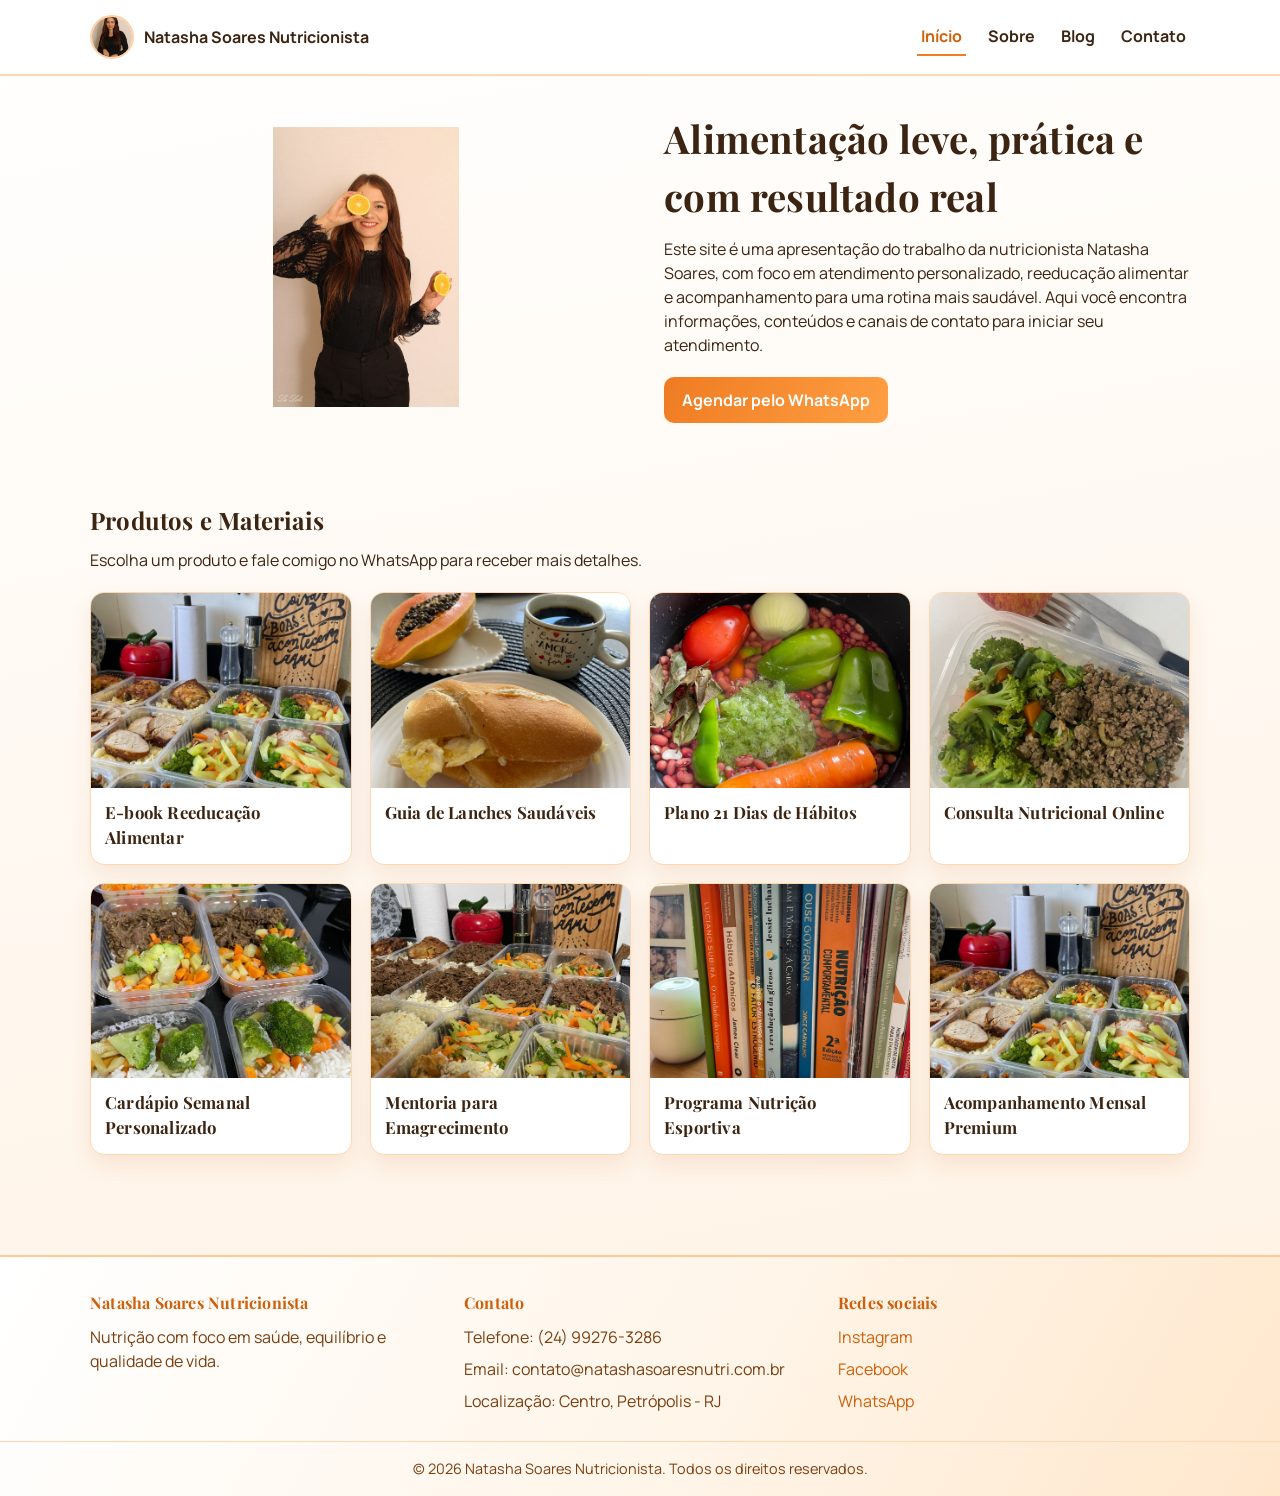
<file: index.html>
<!DOCTYPE html>
<html lang="pt-BR">
<head>
  <meta charset="UTF-8">
  <meta name="viewport" content="width=device-width, initial-scale=1.0">
  <title>Natasha Soares Nutricionista | Início</title>
  <meta name="description" content="Nutricionista Natasha Soares em Petrópolis RJ. Planos alimentares, acompanhamento nutricional e atendimento personalizado.">
  <meta name="robots" content="index,follow">
  <link rel="canonical" href="https://natashasoaresnutri.com.br/">
  <meta property="og:type" content="website">
  <meta property="og:title" content="Natasha Soares Nutricionista | Início">
  <meta property="og:description" content="Atendimento nutricional personalizado com foco em saúde e resultados sustentáveis.">
  <meta property="og:image" content="img/logo-natasha.jpeg">
  <meta property="og:locale" content="pt_BR">
  <meta name="twitter:card" content="summary_large_image">
  <link rel="stylesheet" href="style.css">
</head>
<body>
  <header class="site-header">
    <div class="container header-wrap">
      <a href="index.html" class="logo" aria-label="Natasha Soares Nutricionista">
        <img class="logo-photo" src="img/logo-natasha.jpeg" alt="Logo Natasha Soares">
        <span class="logo-text">Natasha Soares Nutricionista</span>
      </a>
      <button class="menu-toggle" aria-label="Abrir menu" aria-expanded="false">☰</button>
      <nav class="nav-menu">
        <a href="index.html" class="active">Início</a>
        <a href="sobre.html">Sobre</a>
        <a href="blog.html">Blog</a>
        <a href="contato.html">Contato</a>
      </nav>
    </div>
  </header>

  <main>
    <section class="hero">
      <div class="container hero-grid">
        <img src="img/blog-01.jpeg" alt="Alimentação saudável preparada por Natasha Soares" class="hero-image">
        <div class="hero-text">
          <h1>Alimentação leve, prática e com resultado real</h1>
          <p>Este site é uma apresentação do trabalho da nutricionista Natasha Soares, com foco em atendimento personalizado, reeducação alimentar e acompanhamento para uma rotina mais saudável. Aqui você encontra informações, conteúdos e canais de contato para iniciar seu atendimento.</p>
          <a class="btn-primary" href="https://wa.me/5524992763286" target="_blank" rel="noopener">Agendar pelo WhatsApp</a>
        </div>
      </div>
    </section>

    <section class="products container">
      <h2>Produtos e Materiais</h2>
      <p>Escolha um produto e fale comigo no WhatsApp para receber mais detalhes.</p>
      <div class="grid-products">
        <a href="https://wa.me/5524992763286?text=Tenho%20interesse%20no%20produto%201" target="_blank" rel="noopener" class="card">
          <img src="img/produto-01.jpeg" alt="Produto 1">
          <h3>E-book Reeducação Alimentar</h3>
        </a>
        <a href="https://wa.me/5524992763286?text=Tenho%20interesse%20no%20produto%202" target="_blank" rel="noopener" class="card">
          <img src="img/produto-02.jpeg" alt="Produto 2">
          <h3>Guia de Lanches Saudáveis</h3>
        </a>
        <a href="https://wa.me/5524992763286?text=Tenho%20interesse%20no%20produto%203" target="_blank" rel="noopener" class="card">
          <img src="img/produto-03.jpeg" alt="Produto 3">
          <h3>Plano 21 Dias de Hábitos</h3>
        </a>
        <a href="https://wa.me/5524992763286?text=Tenho%20interesse%20no%20produto%204" target="_blank" rel="noopener" class="card">
          <img src="img/produto-04.jpeg" alt="Produto 4">
          <h3>Consulta Nutricional Online</h3>
        </a>
        <a href="https://wa.me/5524992763286?text=Tenho%20interesse%20no%20produto%205" target="_blank" rel="noopener" class="card">
          <img src="img/produto-05.jpeg" alt="Produto 5">
          <h3>Cardápio Semanal Personalizado</h3>
        </a>
        <a href="https://wa.me/5524992763286?text=Tenho%20interesse%20no%20produto%206" target="_blank" rel="noopener" class="card">
          <img src="img/produto-06.jpeg" alt="Produto 6">
          <h3>Mentoria para Emagrecimento</h3>
        </a>
        <a href="https://wa.me/5524992763286?text=Tenho%20interesse%20no%20produto%207" target="_blank" rel="noopener" class="card">
          <img src="img/produto-07.jpeg" alt="Produto 7">
          <h3>Programa Nutrição Esportiva</h3>
        </a>
        <a href="https://wa.me/5524992763286?text=Tenho%20interesse%20no%20produto%208" target="_blank" rel="noopener" class="card">
          <img src="img/produto-08.jpeg" alt="Produto 8">
          <h3>Acompanhamento Mensal Premium</h3>
        </a>
      </div>
    </section>
  </main>

  <footer class="site-footer">
    <div class="container footer-grid">
      <div>
        <h4>Natasha Soares Nutricionista</h4>
        <p>Nutrição com foco em saúde, equilíbrio e qualidade de vida.</p>
      </div>
      <div>
        <h4>Contato</h4>
        <p>Telefone: (24) 99276-3286</p>
        <p>Email: contato@natashasoaresnutri.com.br</p>
        <p>Localização: Centro, Petrópolis - RJ</p>
      </div>
      <div>
        <h4>Redes sociais</h4>
        <p><a href="https://instagram.com" target="_blank" rel="noopener">Instagram</a></p>
        <p><a href="https://facebook.com" target="_blank" rel="noopener">Facebook</a></p>
        <p><a href="https://wa.me/5524992763286" target="_blank" rel="noopener">WhatsApp</a></p>
      </div>
    </div>
    <p class="copyright">© 2026 Natasha Soares Nutricionista. Todos os direitos reservados.</p>
  </footer>

  <script>
    const toggle = document.querySelector(".menu-toggle");
    const menu = document.querySelector(".nav-menu");
    toggle.addEventListener("click", () => {
      const visible = menu.classList.toggle("open");
      toggle.setAttribute("aria-expanded", String(visible));
    });

    document.querySelectorAll("img").forEach((img) => {
      img.dataset.fallbackStep = "0";
      img.addEventListener("error", function onImgError() {
        const src = this.getAttribute("src") || "";
        const step = Number(this.dataset.fallbackStep || "0");
        const extList = [".jpeg", ".jpg", ".png", ".webp"];
        const match = src.match(/\.(jpeg|jpg|png|webp)$/i);
        if (!match) return;
        const currentExt = `.${match[1].toLowerCase()}`;
        const extIndex = extList.indexOf(currentExt);
        if (step === 0 && extIndex >= 0 && extIndex < extList.length - 1) {
          this.dataset.fallbackStep = "1";
          this.setAttribute("src", src.replace(/\.(jpeg|jpg|png|webp)$/i, extList[extIndex + 1]));
          return;
        }
        if (step <= 1 && src.startsWith("img/")) {
          this.dataset.fallbackStep = "2";
          this.setAttribute("src", src.replace(/^img\//, ""));
          return;
        }
      });
    });
  </script>
</body>
</html>
</file>
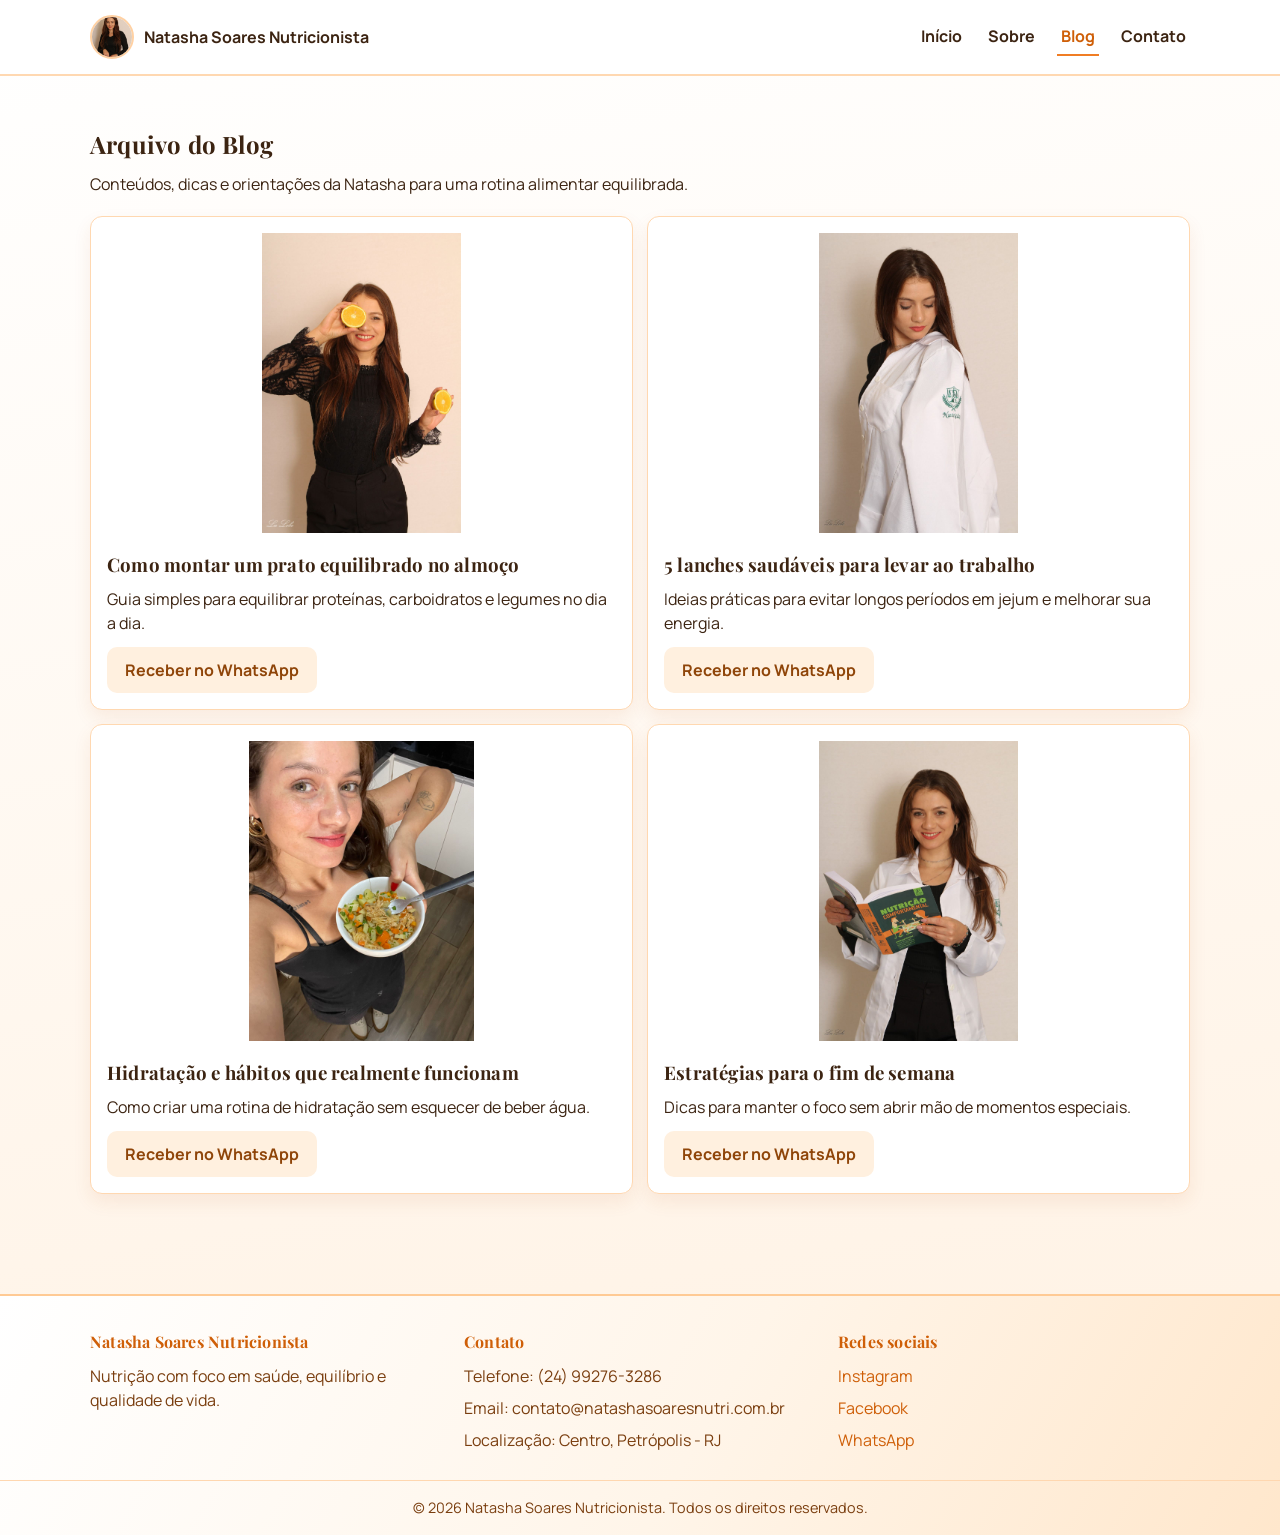
<file: arquivo-blog.html>
<!DOCTYPE html>
<html lang="pt-BR">
<head>
  <meta charset="UTF-8">
  <meta name="viewport" content="width=device-width, initial-scale=1.0">
  <title>Natasha Soares Nutricionista | Arquivo do Blog</title>
  <meta name="description" content="Arquivo de conteúdos da nutricionista Natasha Soares com orientações práticas de nutrição e saúde.">
  <meta name="robots" content="index,follow">
  <link rel="canonical" href="https://natashasoaresnutri.com.br/arquivo-blog">
  <meta property="og:type" content="website">
  <meta property="og:title" content="Natasha Soares Nutricionista | Arquivo do Blog">
  <meta property="og:description" content="Acesse os artigos e conteúdos completos de nutrição da Natasha Soares.">
  <meta property="og:image" content="img/blog-01.jpeg">
  <meta property="og:locale" content="pt_BR">
  <meta name="twitter:card" content="summary_large_image">
  <link rel="stylesheet" href="style.css">
</head>
<body>
  <header class="site-header">
    <div class="container header-wrap">
      <a href="index.html" class="logo" aria-label="Natasha Soares Nutricionista">
        <img class="logo-photo" src="img/logo-natasha.jpeg" alt="Logo Natasha Soares">
        <span class="logo-text">Natasha Soares Nutricionista</span>
      </a>
      <button class="menu-toggle" aria-label="Abrir menu" aria-expanded="false">☰</button>
      <nav class="nav-menu">
        <a href="index.html">Início</a>
        <a href="sobre.html">Sobre</a>
        <a href="blog.html" class="active">Blog</a>
        <a href="contato.html">Contato</a>
      </nav>
    </div>
  </header>

  <main class="container page-content">
    <section>
      <h1>Arquivo do Blog</h1>
      <p>Conteúdos, dicas e orientações da Natasha para uma rotina alimentar equilibrada.</p>
      <div class="archive-list">
        <article class="archive-item">
          <img src="img/blog-01.jpeg" alt="Capa do artigo 1">
          <h3>Como montar um prato equilibrado no almoço</h3>
          <p>Guia simples para equilibrar proteínas, carboidratos e legumes no dia a dia.</p>
          <a class="btn-secondary" href="https://wa.me/5524992763286?text=Quero%20receber%20mais%20conte%C3%BAdos%20do%20blog" target="_blank" rel="noopener">Receber no WhatsApp</a>
        </article>
        <article class="archive-item">
          <img src="img/blog-02.jpeg" alt="Capa do artigo 2">
          <h3>5 lanches saudáveis para levar ao trabalho</h3>
          <p>Ideias práticas para evitar longos períodos em jejum e melhorar sua energia.</p>
          <a class="btn-secondary" href="https://wa.me/5524992763286?text=Quero%20receber%20mais%20conte%C3%BAdos%20do%20blog" target="_blank" rel="noopener">Receber no WhatsApp</a>
        </article>
        <article class="archive-item">
          <img src="img/blog-03.jpeg" alt="Capa do artigo 3">
          <h3>Hidratação e hábitos que realmente funcionam</h3>
          <p>Como criar uma rotina de hidratação sem esquecer de beber água.</p>
          <a class="btn-secondary" href="https://wa.me/5524992763286?text=Quero%20receber%20mais%20conte%C3%BAdos%20do%20blog" target="_blank" rel="noopener">Receber no WhatsApp</a>
        </article>
        <article class="archive-item">
          <img src="img/blog-04.jpeg" alt="Capa do artigo 4">
          <h3>Estratégias para o fim de semana</h3>
          <p>Dicas para manter o foco sem abrir mão de momentos especiais.</p>
          <a class="btn-secondary" href="https://wa.me/5524992763286?text=Quero%20receber%20mais%20conte%C3%BAdos%20do%20blog" target="_blank" rel="noopener">Receber no WhatsApp</a>
        </article>
      </div>
    </section>
  </main>

  <footer class="site-footer">
    <div class="container footer-grid">
      <div>
        <h4>Natasha Soares Nutricionista</h4>
        <p>Nutrição com foco em saúde, equilíbrio e qualidade de vida.</p>
      </div>
      <div>
        <h4>Contato</h4>
        <p>Telefone: (24) 99276-3286</p>
        <p>Email: contato@natashasoaresnutri.com.br</p>
        <p>Localização: Centro, Petrópolis - RJ</p>
      </div>
      <div>
        <h4>Redes sociais</h4>
        <p><a href="https://instagram.com" target="_blank" rel="noopener">Instagram</a></p>
        <p><a href="https://facebook.com" target="_blank" rel="noopener">Facebook</a></p>
        <p><a href="https://wa.me/5524992763286" target="_blank" rel="noopener">WhatsApp</a></p>
      </div>
    </div>
    <p class="copyright">© 2026 Natasha Soares Nutricionista. Todos os direitos reservados.</p>
  </footer>

  <script>
    const toggle = document.querySelector(".menu-toggle");
    const menu = document.querySelector(".nav-menu");
    toggle.addEventListener("click", () => {
      const visible = menu.classList.toggle("open");
      toggle.setAttribute("aria-expanded", String(visible));
    });

    document.querySelectorAll("img").forEach((img) => {
      img.dataset.fallbackStep = "0";
      img.addEventListener("error", function onImgError() {
        const src = this.getAttribute("src") || "";
        const step = Number(this.dataset.fallbackStep || "0");
        const extList = [".jpeg", ".jpg", ".png", ".webp"];
        const match = src.match(/\.(jpeg|jpg|png|webp)$/i);
        if (!match) return;
        const currentExt = `.${match[1].toLowerCase()}`;
        const extIndex = extList.indexOf(currentExt);
        if (step === 0 && extIndex >= 0 && extIndex < extList.length - 1) {
          this.dataset.fallbackStep = "1";
          this.setAttribute("src", src.replace(/\.(jpeg|jpg|png|webp)$/i, extList[extIndex + 1]));
          return;
        }
        if (step <= 1 && src.startsWith("img/")) {
          this.dataset.fallbackStep = "2";
          this.setAttribute("src", src.replace(/^img\//, ""));
          return;
        }
      });
    });
  </script>
</body>
</html>
</file>
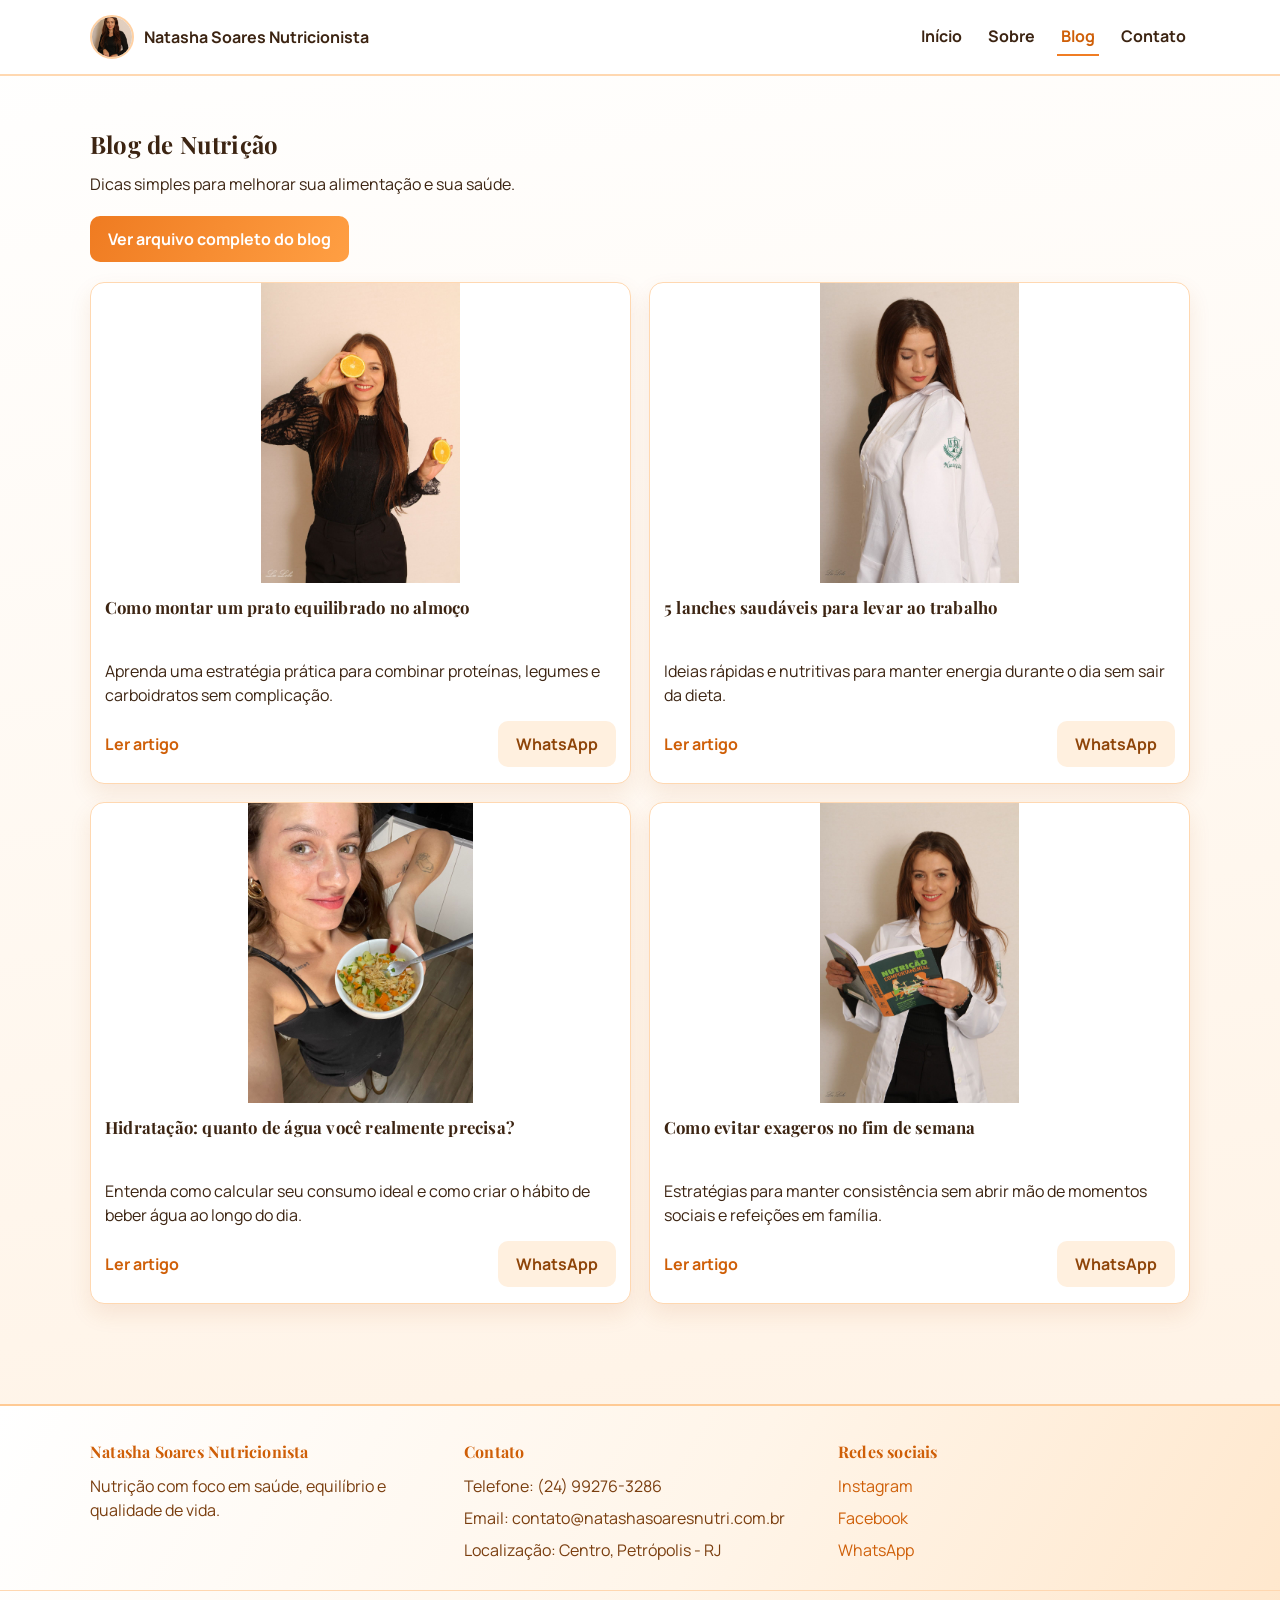
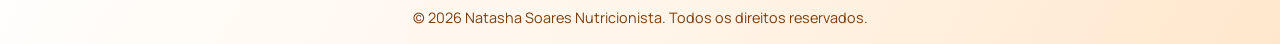
<file: blog.html>
<!DOCTYPE html>
<html lang="pt-BR">
<head>
  <meta charset="UTF-8">
  <meta name="viewport" content="width=device-width, initial-scale=1.0">
  <title>Natasha Soares Nutricionista | Blog</title>
  <meta name="description" content="Blog da nutricionista Natasha Soares com dicas de alimentação saudável, rotina e bem-estar.">
  <meta name="robots" content="index,follow">
  <link rel="canonical" href="https://natashasoaresnutri.com.br/blog">
  <meta property="og:type" content="website">
  <meta property="og:title" content="Natasha Soares Nutricionista | Blog">
  <meta property="og:description" content="Conteúdos sobre nutrição, hábitos saudáveis e qualidade de vida.">
  <meta property="og:image" content="img/blog-01.jpeg">
  <meta property="og:locale" content="pt_BR">
  <meta name="twitter:card" content="summary_large_image">
  <link rel="stylesheet" href="style.css">
</head>
<body>
  <header class="site-header">
    <div class="container header-wrap">
      <a href="index.html" class="logo" aria-label="Natasha Soares Nutricionista">
        <img class="logo-photo" src="img/logo-natasha.jpeg" alt="Logo Natasha Soares">
        <span class="logo-text">Natasha Soares Nutricionista</span>
      </a>
      <button class="menu-toggle" aria-label="Abrir menu" aria-expanded="false">☰</button>
      <nav class="nav-menu">
        <a href="index.html">Início</a>
        <a href="sobre.html">Sobre</a>
        <a href="blog.html" class="active">Blog</a>
        <a href="contato.html">Contato</a>
      </nav>
    </div>
  </header>

  <main class="container page-content">
    <section>
      <h1>Blog de Nutrição</h1>
      <p>Dicas simples para melhorar sua alimentação e sua saúde.</p>
      <p><a class="btn-primary" href="arquivo-blog.html">Ver arquivo completo do blog</a></p>
      <div class="grid-blog">
        <article class="card card-blog">
          <img src="img/blog-01.jpeg" alt="Artigo 1">
          <h3>Como montar um prato equilibrado no almoço</h3>
          <p>Aprenda uma estratégia prática para combinar proteínas, legumes e carboidratos sem complicação.</p>
          <div class="actions">
            <a class="link-article" href="arquivo-blog.html">Ler artigo</a>
            <a class="btn-secondary" href="https://wa.me/5524992763286?text=Quero%20saber%20mais%20sobre%20prato%20equilibrado" target="_blank" rel="noopener">WhatsApp</a>
          </div>
        </article>
        <article class="card card-blog">
          <img src="img/blog-02.jpeg" alt="Artigo 2">
          <h3>5 lanches saudáveis para levar ao trabalho</h3>
          <p>Ideias rápidas e nutritivas para manter energia durante o dia sem sair da dieta.</p>
          <div class="actions">
            <a class="link-article" href="arquivo-blog.html">Ler artigo</a>
            <a class="btn-secondary" href="https://wa.me/5524992763286?text=Quero%20dicas%20de%20lanches%20saud%C3%A1veis" target="_blank" rel="noopener">WhatsApp</a>
          </div>
        </article>
        <article class="card card-blog">
          <img src="img/blog-03.jpeg" alt="Artigo 3">
          <h3>Hidratação: quanto de água você realmente precisa?</h3>
          <p>Entenda como calcular seu consumo ideal e como criar o hábito de beber água ao longo do dia.</p>
          <div class="actions">
            <a class="link-article" href="arquivo-blog.html">Ler artigo</a>
            <a class="btn-secondary" href="https://wa.me/5524992763286?text=Quero%20orienta%C3%A7%C3%A3o%20sobre%20hidrata%C3%A7%C3%A3o" target="_blank" rel="noopener">WhatsApp</a>
          </div>
        </article>
        <article class="card card-blog">
          <img src="img/blog-04.jpeg" alt="Artigo 4">
          <h3>Como evitar exageros no fim de semana</h3>
          <p>Estratégias para manter consistência sem abrir mão de momentos sociais e refeições em família.</p>
          <div class="actions">
            <a class="link-article" href="arquivo-blog.html">Ler artigo</a>
            <a class="btn-secondary" href="https://wa.me/5524992763286?text=Quero%20ajuda%20para%20evitar%20exageros%20no%20fim%20de%20semana" target="_blank" rel="noopener">WhatsApp</a>
          </div>
        </article>
      </div>
    </section>
  </main>

  <footer class="site-footer">
    <div class="container footer-grid">
      <div>
        <h4>Natasha Soares Nutricionista</h4>
        <p>Nutrição com foco em saúde, equilíbrio e qualidade de vida.</p>
      </div>
      <div>
        <h4>Contato</h4>
        <p>Telefone: (24) 99276-3286</p>
        <p>Email: contato@natashasoaresnutri.com.br</p>
        <p>Localização: Centro, Petrópolis - RJ</p>
      </div>
      <div>
        <h4>Redes sociais</h4>
        <p><a href="https://instagram.com" target="_blank" rel="noopener">Instagram</a></p>
        <p><a href="https://facebook.com" target="_blank" rel="noopener">Facebook</a></p>
        <p><a href="https://wa.me/5524992763286" target="_blank" rel="noopener">WhatsApp</a></p>
      </div>
    </div>
    <p class="copyright">© 2026 Natasha Soares Nutricionista. Todos os direitos reservados.</p>
  </footer>

  <script>
    const toggle = document.querySelector(".menu-toggle");
    const menu = document.querySelector(".nav-menu");
    toggle.addEventListener("click", () => {
      const visible = menu.classList.toggle("open");
      toggle.setAttribute("aria-expanded", String(visible));
    });

    document.querySelectorAll("img").forEach((img) => {
      img.dataset.fallbackStep = "0";
      img.addEventListener("error", function onImgError() {
        const src = this.getAttribute("src") || "";
        const step = Number(this.dataset.fallbackStep || "0");
        const extList = [".jpeg", ".jpg", ".png", ".webp"];
        const match = src.match(/\.(jpeg|jpg|png|webp)$/i);
        if (!match) return;
        const currentExt = `.${match[1].toLowerCase()}`;
        const extIndex = extList.indexOf(currentExt);
        if (step === 0 && extIndex >= 0 && extIndex < extList.length - 1) {
          this.dataset.fallbackStep = "1";
          this.setAttribute("src", src.replace(/\.(jpeg|jpg|png|webp)$/i, extList[extIndex + 1]));
          return;
        }
        if (step <= 1 && src.startsWith("img/")) {
          this.dataset.fallbackStep = "2";
          this.setAttribute("src", src.replace(/^img\//, ""));
          return;
        }
      });
    });
  </script>
</body>
</html>
</file>
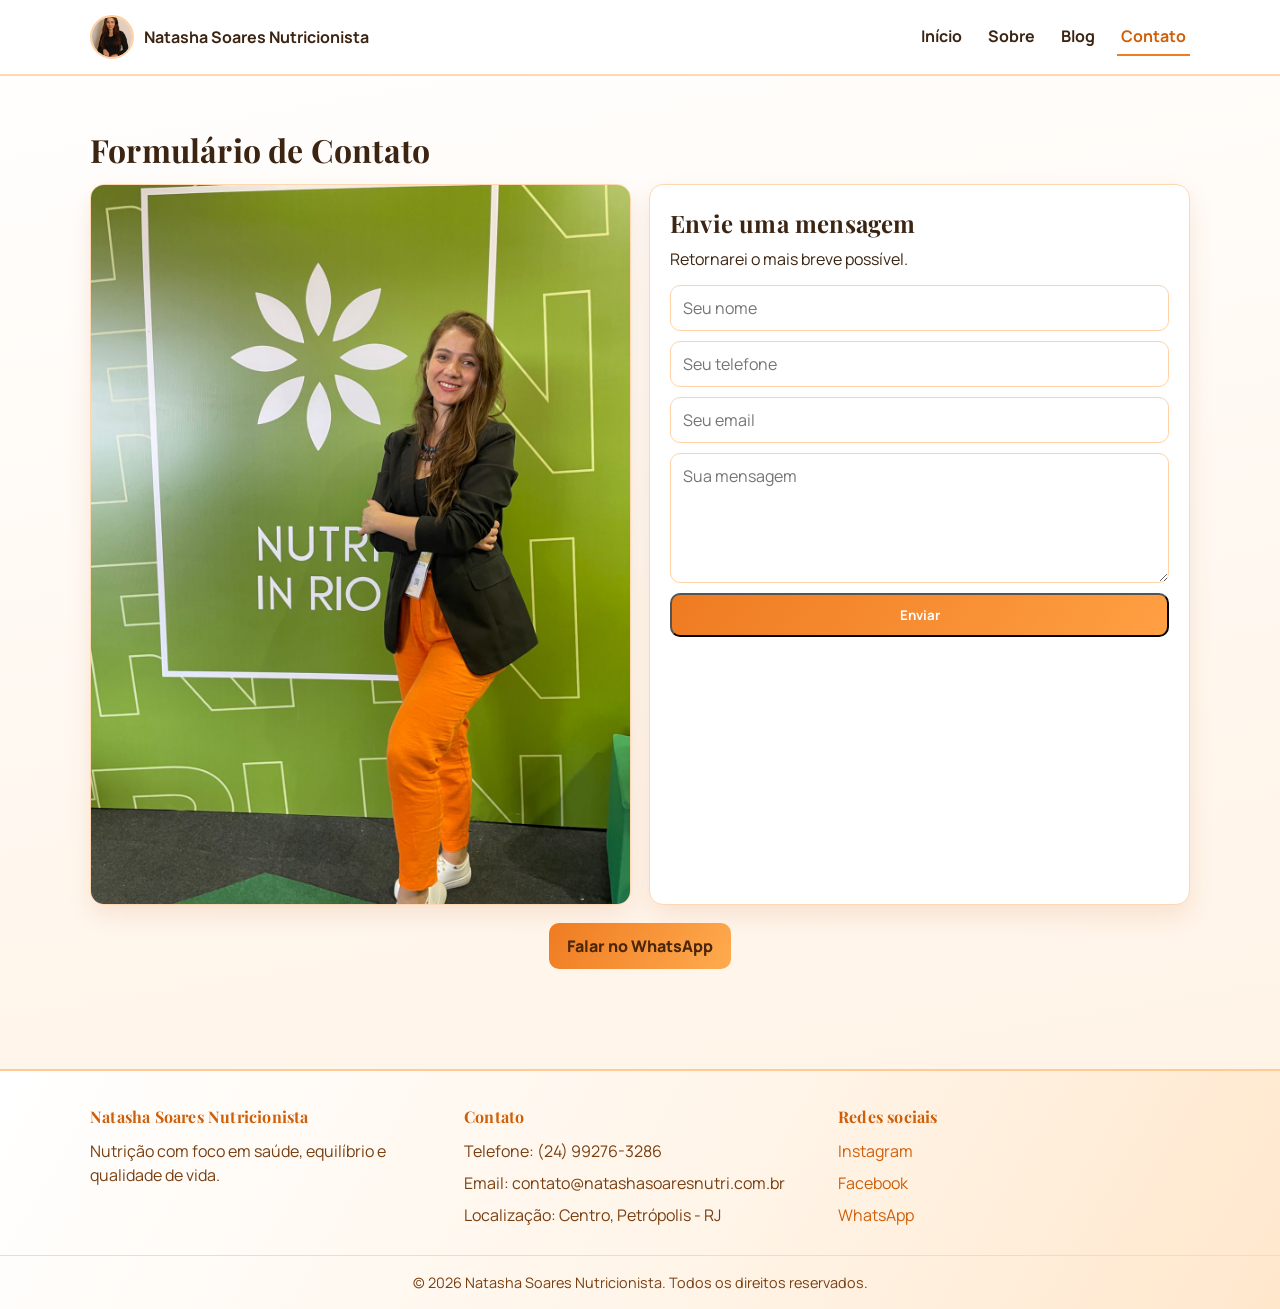
<file: contato.html>
<!DOCTYPE html>
<html lang="pt-BR">
<head>
  <meta charset="UTF-8">
  <meta name="viewport" content="width=device-width, initial-scale=1.0">
  <title>Natasha Soares Nutricionista | Contato</title>
  <meta name="description" content="Entre em contato com a nutricionista Natasha Soares em Petrópolis RJ. Atendimento online e presencial.">
  <meta name="robots" content="index,follow">
  <link rel="canonical" href="https://natashasoaresnutri.com.br/contato">
  <meta property="og:type" content="website">
  <meta property="og:title" content="Natasha Soares Nutricionista | Contato">
  <meta property="og:description" content="Fale com Natasha Soares para agendar consulta e receber orientação nutricional personalizada.">
  <meta property="og:image" content="img/contato-foto.jpeg">
  <meta property="og:locale" content="pt_BR">
  <meta name="twitter:card" content="summary_large_image">
  <link rel="stylesheet" href="style.css">
</head>
<body>
  <header class="site-header">
    <div class="container header-wrap">
      <a href="index.html" class="logo" aria-label="Natasha Soares Nutricionista">
        <img class="logo-photo" src="img/logo-natasha.jpeg" alt="Logo Natasha Soares">
        <span class="logo-text">Natasha Soares Nutricionista</span>
      </a>
      <button class="menu-toggle" aria-label="Abrir menu" aria-expanded="false">☰</button>
      <nav class="nav-menu">
        <a href="index.html">Início</a>
        <a href="sobre.html">Sobre</a>
        <a href="blog.html">Blog</a>
        <a href="contato.html" class="active">Contato</a>
      </nav>
    </div>
  </header>

  <main class="contato-page container page-content">
    <h1>Formulário de Contato</h1>
    <div class="contato-layout">
      <img class="contato-image" src="img/contato-foto.jpeg" alt="Imagem de contato Natasha Soares">
      <section class="form-card">
        <h2 style="margin:0 0 6px;">Envie uma mensagem</h2>
        <p style="margin:0 0 14px;">Retornarei o mais breve possível.</p>

        <form id="contatoForm"
              class="contato-form"
              action="https://formulario-site-1028879773485.southamerica-east1.run.app/contato"
              method="POST">
          <input type="text" name="nome" placeholder="Seu nome" required>
          <input type="tel" name="telefone" placeholder="Seu telefone" required>
          <input type="email" name="email" placeholder="Seu email" required>
          <textarea name="mensagem" placeholder="Sua mensagem" required></textarea>
          <button id="button" type="submit" class="btn-primary">Enviar</button>
        </form>
      </section>
    </div>

    <div style="text-align:center; margin-top:18px;">
      <a class="btn-whatsapp"
         href="https://wa.me/5524992763286?text=Ol%C3%A1%20Natasha%2C%20gostaria%20de%20informa%C3%A7%C3%B5es."
         target="_blank" rel="noopener noreferrer">Falar no WhatsApp</a>
    </div>
  </main>

  <footer class="site-footer">
    <div class="container footer-grid">
      <div>
        <h4>Natasha Soares Nutricionista</h4>
        <p>Nutrição com foco em saúde, equilíbrio e qualidade de vida.</p>
      </div>
      <div>
        <h4>Contato</h4>
        <p>Telefone: (24) 99276-3286</p>
        <p>Email: contato@natashasoaresnutri.com.br</p>
        <p>Localização: Centro, Petrópolis - RJ</p>
      </div>
      <div>
        <h4>Redes sociais</h4>
        <p><a href="https://instagram.com" target="_blank" rel="noopener">Instagram</a></p>
        <p><a href="https://facebook.com" target="_blank" rel="noopener">Facebook</a></p>
        <p><a href="https://wa.me/5524992763286" target="_blank" rel="noopener">WhatsApp</a></p>
      </div>
    </div>
    <p class="copyright">© 2026 Natasha Soares Nutricionista. Todos os direitos reservados.</p>
  </footer>

  <script>
    const form = document.getElementById("contatoForm");
    const button = document.getElementById("button");
    const msgDiv = document.createElement("div");
    msgDiv.id = "form-msg";
    msgDiv.style.margin = "10px 0 0";
    form.appendChild(msgDiv);

    form.addEventListener("submit", function (e) {
      e.preventDefault();
      button.textContent = "Enviando...";
      button.disabled = true;
      msgDiv.textContent = "";

      const formData = new FormData(this);
      const data = {
        nome: formData.get("nome"),
        telefone: formData.get("telefone"),
        email: formData.get("email"),
        mensagem: formData.get("mensagem"),
        data: new Date().toLocaleString("pt-BR")
      };

      fetch("https://formulario-site-1028879773485.southamerica-east1.run.app/contato", {
        method: "POST",
        headers: { "Content-Type": "application/json" },
        body: JSON.stringify(data)
      })
        .then((response) => response.text())
        .then(() => {
          msgDiv.textContent = "Mensagem enviada com sucesso!";
          msgDiv.style.color = "green";
          button.textContent = "Enviar";
          button.disabled = false;
          form.reset();
        })
        .catch(() => {
          msgDiv.textContent = "Erro ao enviar. Tente novamente.";
          msgDiv.style.color = "red";
          button.textContent = "Enviar";
          button.disabled = false;
        });
    });

    const toggle = document.querySelector(".menu-toggle");
    const menu = document.querySelector(".nav-menu");
    toggle.addEventListener("click", () => {
      const visible = menu.classList.toggle("open");
      toggle.setAttribute("aria-expanded", String(visible));
    });

    document.querySelectorAll("img").forEach((img) => {
      img.dataset.fallbackStep = "0";
      img.addEventListener("error", function onImgError() {
        const src = this.getAttribute("src") || "";
        const step = Number(this.dataset.fallbackStep || "0");
        const extList = [".jpeg", ".jpg", ".png", ".webp"];
        const match = src.match(/\.(jpeg|jpg|png|webp)$/i);
        if (!match) return;
        const currentExt = `.${match[1].toLowerCase()}`;
        const extIndex = extList.indexOf(currentExt);
        if (step === 0 && extIndex >= 0 && extIndex < extList.length - 1) {
          this.dataset.fallbackStep = "1";
          this.setAttribute("src", src.replace(/\.(jpeg|jpg|png|webp)$/i, extList[extIndex + 1]));
          return;
        }
        if (step <= 1 && src.startsWith("img/")) {
          this.dataset.fallbackStep = "2";
          this.setAttribute("src", src.replace(/^img\//, ""));
          return;
        }
      });
    });
  </script>
</body>
</html>
</file>
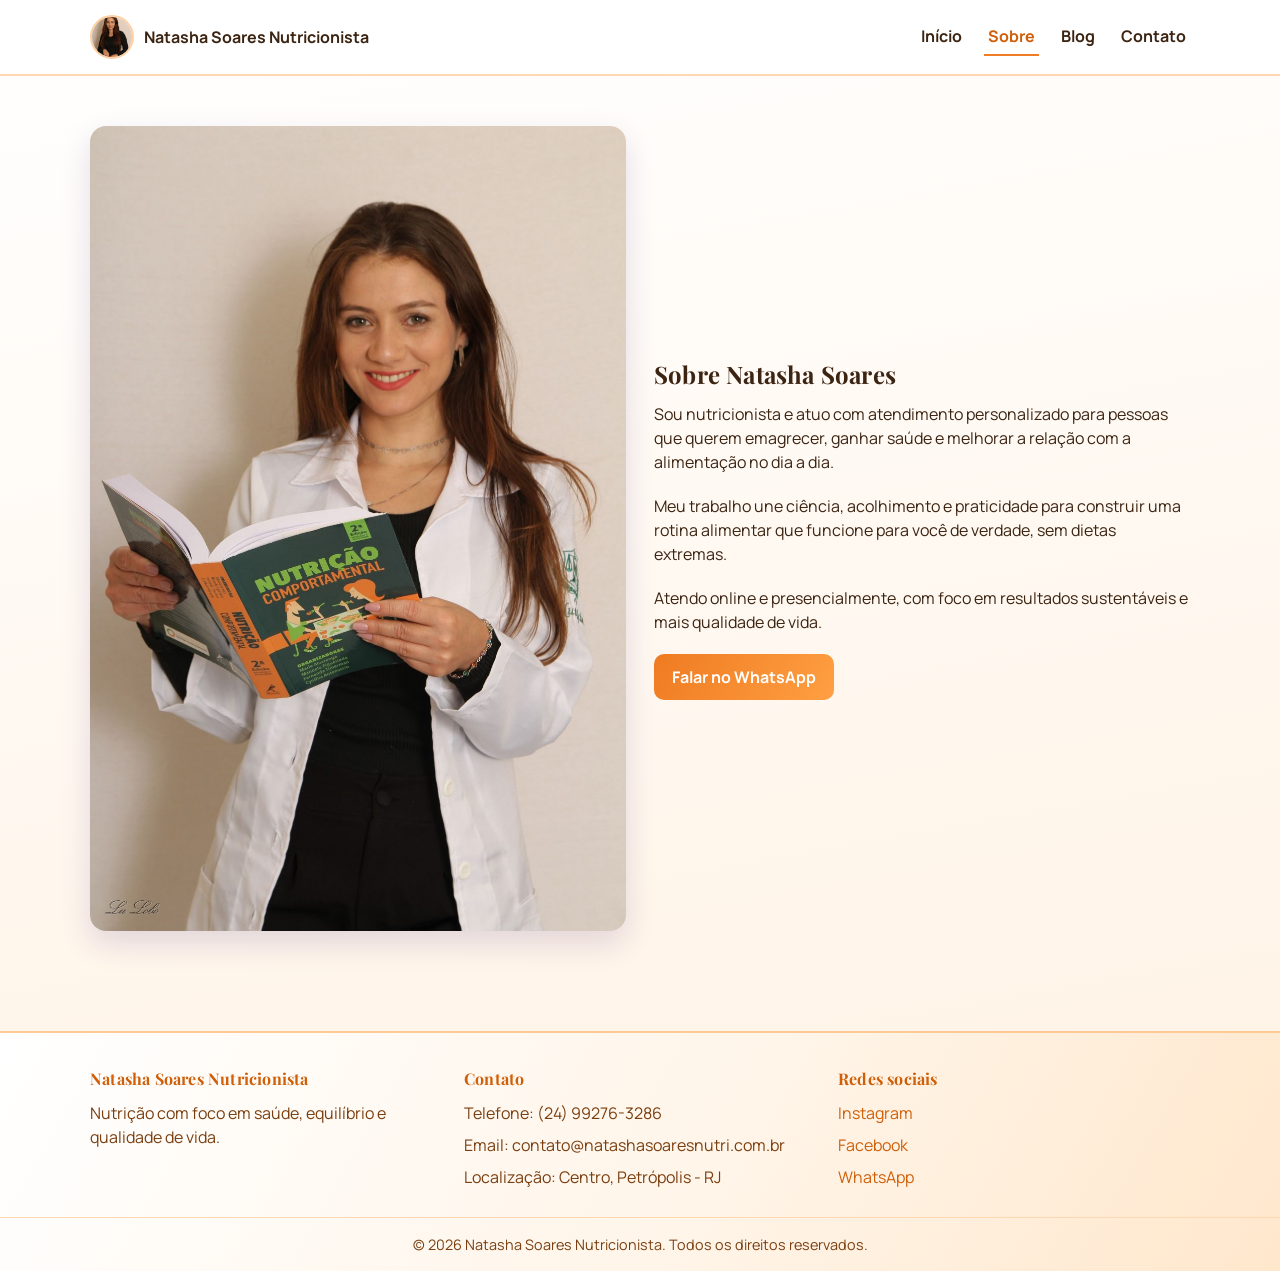
<file: sobre.html>
<!DOCTYPE html>
<html lang="pt-BR">
<head>
  <meta charset="UTF-8">
  <meta name="viewport" content="width=device-width, initial-scale=1.0">
  <title>Natasha Soares Nutricionista | Sobre</title>
  <meta name="description" content="Conheça Natasha Soares, nutricionista em Petrópolis RJ, com atendimento humanizado e foco em hábitos saudáveis.">
  <meta name="robots" content="index,follow">
  <link rel="canonical" href="https://natashasoaresnutri.com.br/sobre">
  <meta property="og:type" content="website">
  <meta property="og:title" content="Natasha Soares Nutricionista | Sobre">
  <meta property="og:description" content="Saiba mais sobre a trajetória e o método de atendimento da nutricionista Natasha Soares.">
  <meta property="og:image" content="img/sobre-natasha.jpeg">
  <meta property="og:locale" content="pt_BR">
  <meta name="twitter:card" content="summary_large_image">
  <link rel="stylesheet" href="style.css">
</head>
<body>
  <header class="site-header">
    <div class="container header-wrap">
      <a href="index.html" class="logo" aria-label="Natasha Soares Nutricionista">
        <img class="logo-photo" src="img/logo-natasha.jpeg" alt="Logo Natasha Soares">
        <span class="logo-text">Natasha Soares Nutricionista</span>
      </a>
      <button class="menu-toggle" aria-label="Abrir menu" aria-expanded="false">☰</button>
      <nav class="nav-menu">
        <a href="index.html">Início</a>
        <a href="sobre.html" class="active">Sobre</a>
        <a href="blog.html">Blog</a>
        <a href="contato.html">Contato</a>
      </nav>
    </div>
  </header>

  <main class="container page-content">
    <section class="about">
      <img src="img/sobre-natasha.jpeg" alt="Natasha Soares Nutricionista">
      <div>
        <h1>Sobre Natasha Soares</h1>
        <p>Sou nutricionista e atuo com atendimento personalizado para pessoas que querem emagrecer, ganhar saúde e melhorar a relação com a alimentação no dia a dia.</p>
        <p>Meu trabalho une ciência, acolhimento e praticidade para construir uma rotina alimentar que funcione para você de verdade, sem dietas extremas.</p>
        <p>Atendo online e presencialmente, com foco em resultados sustentáveis e mais qualidade de vida.</p>
        <a class="btn-primary" href="https://wa.me/5524992763286" target="_blank" rel="noopener">Falar no WhatsApp</a>
      </div>
    </section>
  </main>

  <footer class="site-footer">
    <div class="container footer-grid">
      <div>
        <h4>Natasha Soares Nutricionista</h4>
        <p>Nutrição com foco em saúde, equilíbrio e qualidade de vida.</p>
      </div>
      <div>
        <h4>Contato</h4>
        <p>Telefone: (24) 99276-3286</p>
        <p>Email: contato@natashasoaresnutri.com.br</p>
        <p>Localização: Centro, Petrópolis - RJ</p>
      </div>
      <div>
        <h4>Redes sociais</h4>
        <p><a href="https://instagram.com" target="_blank" rel="noopener">Instagram</a></p>
        <p><a href="https://facebook.com" target="_blank" rel="noopener">Facebook</a></p>
        <p><a href="https://wa.me/5524992763286" target="_blank" rel="noopener">WhatsApp</a></p>
      </div>
    </div>
    <p class="copyright">© 2026 Natasha Soares Nutricionista. Todos os direitos reservados.</p>
  </footer>

  <script>
    const toggle = document.querySelector(".menu-toggle");
    const menu = document.querySelector(".nav-menu");
    toggle.addEventListener("click", () => {
      const visible = menu.classList.toggle("open");
      toggle.setAttribute("aria-expanded", String(visible));
    });

    document.querySelectorAll("img").forEach((img) => {
      img.dataset.fallbackStep = "0";
      img.addEventListener("error", function onImgError() {
        const src = this.getAttribute("src") || "";
        const step = Number(this.dataset.fallbackStep || "0");
        const extList = [".jpeg", ".jpg", ".png", ".webp"];
        const match = src.match(/\.(jpeg|jpg|png|webp)$/i);
        if (!match) return;
        const currentExt = `.${match[1].toLowerCase()}`;
        const extIndex = extList.indexOf(currentExt);
        if (step === 0 && extIndex >= 0 && extIndex < extList.length - 1) {
          this.dataset.fallbackStep = "1";
          this.setAttribute("src", src.replace(/\.(jpeg|jpg|png|webp)$/i, extList[extIndex + 1]));
          return;
        }
        if (step <= 1 && src.startsWith("img/")) {
          this.dataset.fallbackStep = "2";
          this.setAttribute("src", src.replace(/^img\//, ""));
          return;
        }
      });
    });
  </script>
</body>
</html>
</file>
<file: style.css>
@import url("https://fonts.googleapis.com/css2?family=Manrope:wght@400;500;600;700;800&family=Playfair+Display:wght@600;700&display=swap");

:root {
  --lilas: #f07d24;
  --lilas-escuro: #cf5f08;
  --verde: #ffb36b;
  --verde-agua: #ffe1c3;
  --texto: #3c2412;
  --fundo: #fff9f2;
  --branco: #ffffff;
  --font-body: "Manrope", "Segoe UI", sans-serif;
  --font-heading: "Playfair Display", Georgia, serif;
}

* {
  box-sizing: border-box;
  margin: 0;
  padding: 0;
}

body {
  font-family: var(--font-body);
  color: var(--texto);
  background: linear-gradient(170deg, #ffffff 0%, #fff7ee 58%, #fff1e2 100%);
  line-height: 1.5;
}

h1,
h2,
h3,
h4 {
  font-family: var(--font-heading);
  letter-spacing: 0.2px;
}

a {
  color: inherit;
  text-decoration: none;
}

.container {
  width: min(1100px, 92%);
  margin: 0 auto;
}

.site-header {
  background: var(--branco);
  border-bottom: 2px solid #ffd8b1;
  position: sticky;
  top: 0;
  z-index: 1000;
}

.header-wrap {
  display: flex;
  align-items: center;
  justify-content: space-between;
  min-height: 74px;
  gap: 16px;
}

.logo {
  display: flex;
  align-items: center;
  gap: 10px;
  font-weight: 700;
}

.logo-photo {
  width: 44px;
  height: 44px;
  object-fit: cover;
  border-radius: 50%;
  border: 2px solid #ffd1a3;
}

.logo-mark {
  width: 40px;
  height: 40px;
  border-radius: 50%;
  background: linear-gradient(135deg, var(--lilas), var(--verde));
  color: var(--branco);
  display: grid;
  place-items: center;
  font-size: 0.95rem;
}

.logo-text {
  font-size: 1rem;
}

.nav-menu {
  display: flex;
  gap: 18px;
  font-weight: 700;
}

.nav-menu a {
  padding: 6px 4px;
  border-bottom: 2px solid transparent;
}

.nav-menu a:hover,
.nav-menu a.active {
  border-color: var(--lilas);
  color: var(--lilas-escuro);
}

.menu-toggle {
  display: none;
  border: 1px solid var(--lilas);
  background: var(--branco);
  color: var(--lilas);
  padding: 8px 10px;
  border-radius: 8px;
  font-size: 1.1rem;
  cursor: pointer;
}

.hero {
  padding: 34px 0 54px;
}

.hero-grid {
  display: grid;
  grid-template-columns: 1.05fr 1fr;
  gap: 22px;
  align-items: center;
}

.hero-image {
  width: 100%;
  max-height: 280px;
  object-fit: contain;
  object-position: center;
  background: transparent;
  border-radius: 0;
  border: 0;
  box-shadow: none;
  margin: 0;
  display: block;
}

.hero-text h1 {
  font-size: clamp(1.7rem, 3vw, 2.6rem);
  margin-bottom: 12px;
}

.hero-text p {
  margin: 0 0 20px;
}

.btn-primary,
.btn-secondary {
  display: inline-block;
  border-radius: 10px;
  padding: 11px 18px;
  font-weight: 700;
  font-family: var(--font-body);
}

.btn-primary {
  background: linear-gradient(120deg, #ef7b21, #ff9f43);
  color: var(--branco);
}

.btn-primary:hover {
  filter: brightness(0.95);
}

.btn-secondary {
  background: #fff0df;
  color: #8f4509;
}

.btn-secondary:hover {
  background: #ffe4c8;
}

.products {
  padding: 25px 0 60px;
}

.products h2,
.page-content h1 {
  margin-bottom: 10px;
}

.products p,
.page-content p {
  margin-bottom: 20px;
}

.grid-products,
.grid-blog {
  display: grid;
  gap: 18px;
  align-items: stretch;
}

.grid-products {
  grid-template-columns: repeat(4, minmax(0, 1fr));
}

.grid-blog {
  grid-template-columns: repeat(2, minmax(0, 1fr));
}

.card {
  background: var(--branco);
  border-radius: 14px;
  overflow: hidden;
  box-shadow: 0 10px 22px rgba(184, 90, 28, 0.11);
  border: 1px solid #ffd8b1;
  transition: transform 0.25s ease;
  display: flex;
  flex-direction: column;
  height: 100%;
}

.card:hover {
  transform: translateY(-4px);
}

.card img {
  width: 100%;
  aspect-ratio: 4 / 3;
  max-height: 230px;
  object-fit: cover;
  display: block;
}

.card-blog img {
  aspect-ratio: 9 / 16;
  object-fit: contain;
  max-height: 300px;
  background: transparent;
}

.card h3,
.card p {
  padding: 0 14px;
}

.card h3 {
  font-size: 1.05rem;
  margin: 12px 0 10px;
  min-height: 3.2em;
}

.card p {
  margin-bottom: 14px;
  flex-grow: 1;
}

.card-blog .actions {
  display: flex;
  justify-content: space-between;
  align-items: center;
  gap: 10px;
  padding: 0 14px 16px;
  margin-top: auto;
  flex-wrap: wrap;
}

.link-article {
  font-weight: 700;
  color: var(--lilas-escuro);
}

.page-content {
  padding: 50px 0 60px;
}

.about {
  display: grid;
  grid-template-columns: 1fr 1fr;
  gap: 28px;
  align-items: center;
}

.about img {
  width: 100%;
  border-radius: 16px;
  box-shadow: 0 12px 30px rgba(73, 41, 122, 0.16);
}

.contact-form {
  max-width: 650px;
  background: var(--branco);
  border-radius: 14px;
  border: 1px solid #ffd8b1;
  padding: 24px;
  box-shadow: 0 10px 24px rgba(184, 90, 28, 0.12);
}

.contact-form label {
  font-weight: 600;
  display: block;
  margin: 12px 0 6px;
}

.contact-form input,
.contact-form textarea {
  width: 100%;
  border: 1px solid #c8b9ff;
  border-radius: 10px;
  padding: 10px 12px;
  font: inherit;
}

.contact-form button {
  margin-top: 16px;
  border: 0;
  cursor: pointer;
}

.contato-page {
  max-width: 1100px;
}

.form-card {
  background: #ffffff;
  border: 1px solid #ffd8b1;
  border-radius: 14px;
  padding: 20px;
  box-shadow: 0 10px 24px rgba(184, 90, 28, 0.12);
}

.contato-form {
  display: grid;
  gap: 10px;
}

.contato-form input,
.contato-form textarea {
  width: 100%;
  border: 1px solid #ffd2a8;
  border-radius: 10px;
  padding: 10px 12px;
  font: inherit;
}

.contato-form textarea {
  min-height: 130px;
  resize: vertical;
}

.btn-whatsapp {
  display: inline-block;
  background: linear-gradient(120deg, #ef7b21, #ffab4f);
  color: #4c2608;
  font-weight: 800;
  padding: 11px 18px;
  border-radius: 10px;
}

.contato-layout {
  display: grid;
  grid-template-columns: 1fr 1fr;
  gap: 18px;
  align-items: stretch;
}

.contato-image {
  width: 100%;
  height: 100%;
  object-fit: cover;
  border-radius: 14px;
  border: 1px solid #ffd8b1;
  box-shadow: 0 10px 24px rgba(184, 90, 28, 0.12);
}

.contact-layout {
  display: grid;
  grid-template-columns: 1fr 1fr;
  gap: 20px;
  align-items: stretch;
}

.contact-layout img {
  width: 100%;
  height: 100%;
  object-fit: cover;
  border-radius: 14px;
  border: 1px solid #ddd2ff;
  box-shadow: 0 10px 24px rgba(73, 41, 122, 0.12);
}

.archive-list {
  display: grid;
  gap: 14px;
  grid-template-columns: repeat(2, minmax(0, 1fr));
}

.archive-item {
  background: #ffffff;
  border: 1px solid #ffd8b1;
  border-radius: 12px;
  padding: 16px;
  box-shadow: 0 8px 18px rgba(184, 90, 28, 0.09);
}

.archive-item img {
  width: 100%;
  aspect-ratio: 9 / 16;
  object-fit: contain;
  max-height: 300px;
  background: transparent;
  border-radius: 10px;
  margin-bottom: 12px;
}

.archive-item h3 {
  margin-bottom: 8px;
}

.archive-item p {
  margin-bottom: 12px;
}

.site-footer {
  background: linear-gradient(120deg, #ffffff 0%, #fff5e9 55%, #ffe7cc 100%);
  color: #7a3e0f;
  margin-top: 40px;
  padding-top: 34px;
  border-top: 2px solid #ffca94;
}

.footer-grid {
  display: grid;
  grid-template-columns: repeat(auto-fit, minmax(220px, 1fr));
  gap: 22px;
}

.footer-grid h4 {
  color: #cf5f08;
  margin-bottom: 10px;
}

.footer-grid p {
  margin-bottom: 8px;
}

.footer-grid a {
  color: #cf5f08;
}

.footer-grid a:hover {
  color: #a94700;
}

.copyright {
  text-align: center;
  border-top: 1px solid #ffd7b0;
  margin-top: 20px;
  padding: 16px 0;
  font-size: 0.9rem;
}

@media (max-width: 700px) {
  .menu-toggle {
    display: block;
  }

  .nav-menu {
    position: absolute;
    top: 74px;
    left: 0;
    right: 0;
    background: var(--branco);
    border-bottom: 2px solid #ffd8b1;
    flex-direction: column;
    align-items: center;
    gap: 4px;
    padding: 8px 0 14px;
    display: none;
  }

  .nav-menu.open {
    display: flex;
  }

  .about {
    grid-template-columns: 1fr;
  }

  .hero-grid {
    grid-template-columns: 1fr;
  }

  .hero-image {
    max-height: 300px;
  }

  .grid-products {
    grid-template-columns: repeat(2, minmax(0, 1fr));
  }

  .grid-blog {
    grid-template-columns: 1fr;
  }

  .contact-layout {
    grid-template-columns: 1fr;
  }

  .archive-list {
    grid-template-columns: 1fr;
  }

  .contato-layout {
    grid-template-columns: 1fr;
  }
}

@media (max-width: 1140px) {
  .grid-products {
    grid-template-columns: repeat(3, minmax(0, 1fr));
  }
}

@media (max-width: 600px) {
  .grid-products {
    grid-template-columns: 1fr;
  }
}
</file>
